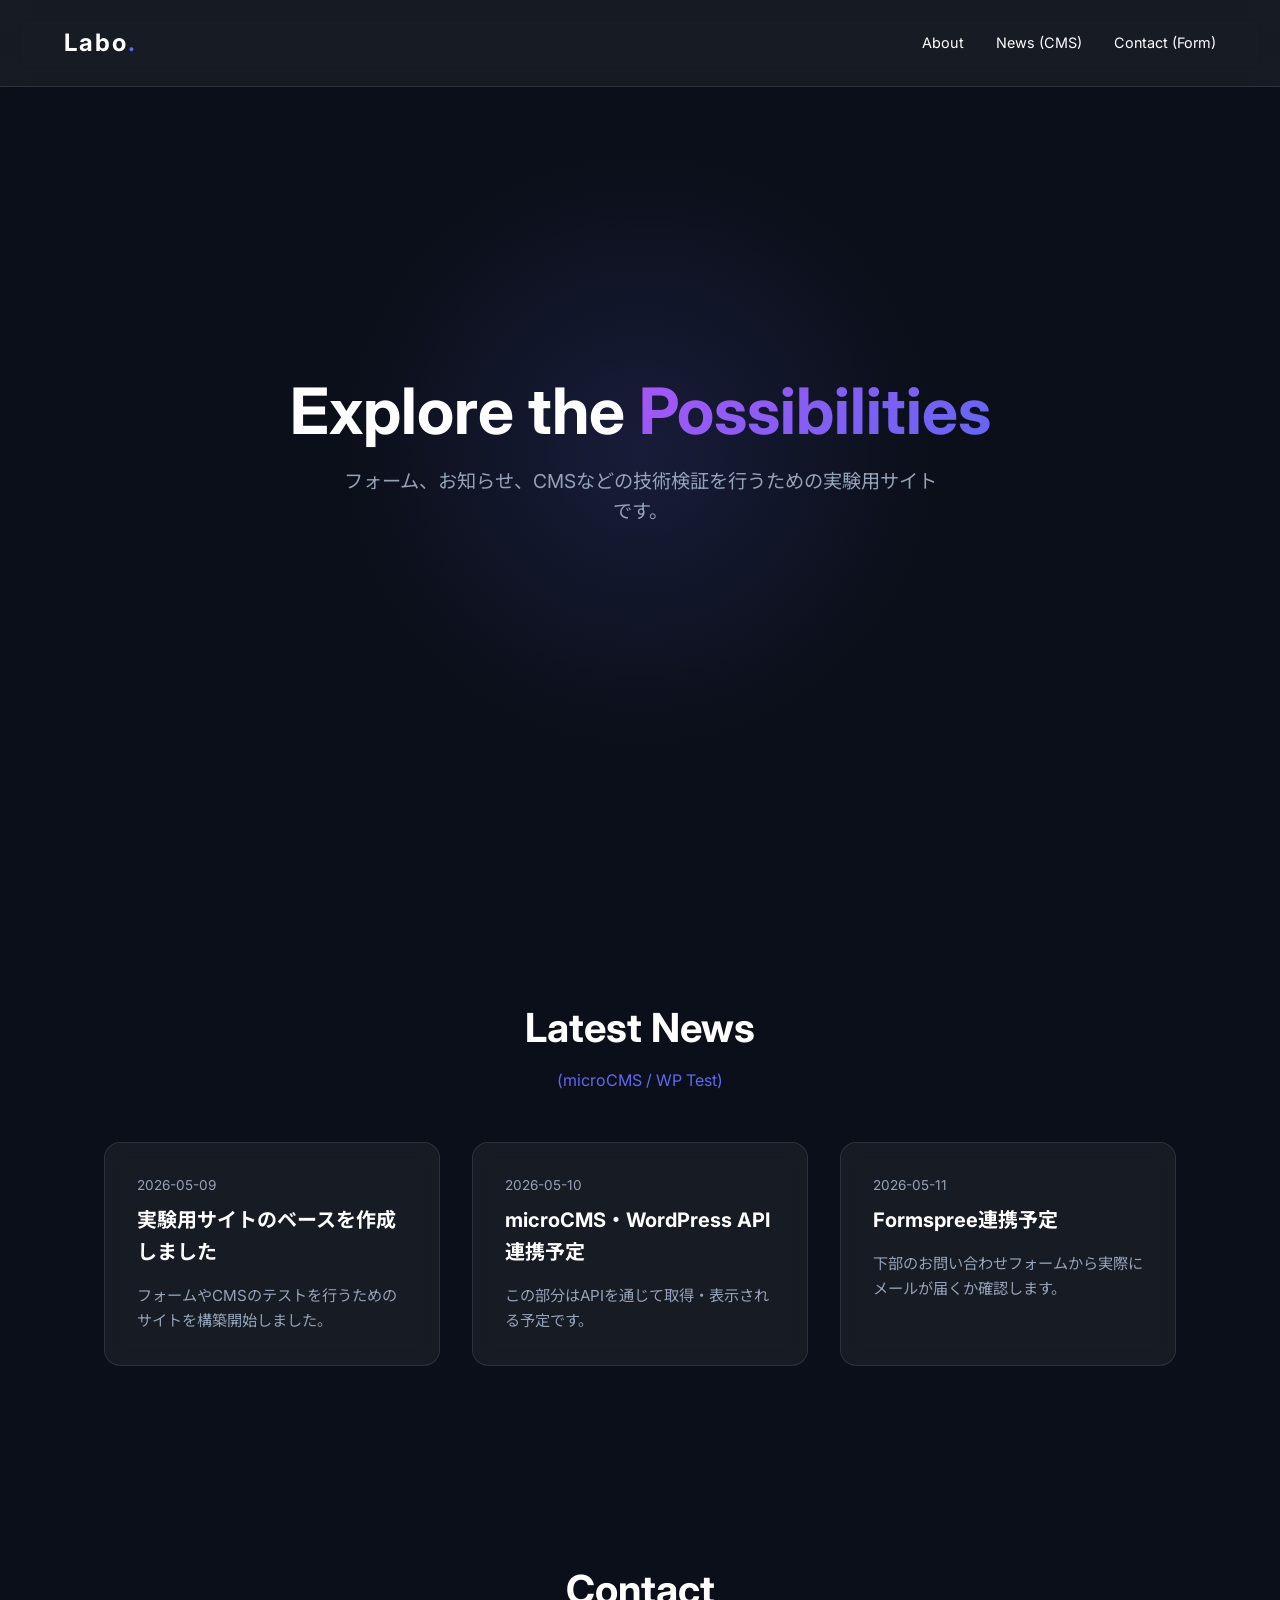
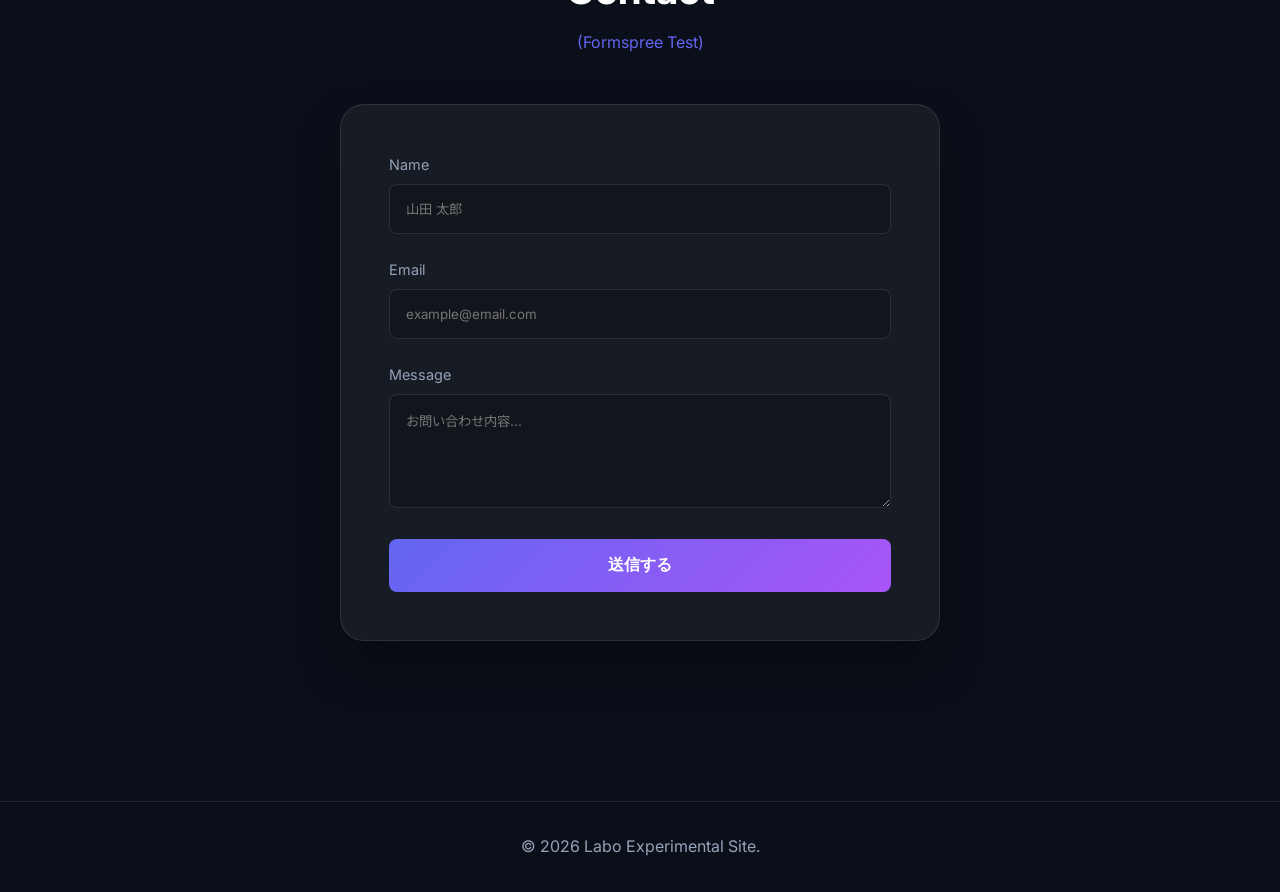
<file: index.html>
<!DOCTYPE html>
<html lang="ja">
<head>
    <meta charset="UTF-8">
    <meta name="viewport" content="width=device-width, initial-scale=1.0">
    <title>実験用サイト | CMS & Form Testing</title>
    <!-- Deployment Version: 1.0.1 -->
    <link rel="preconnect" href="https://fonts.googleapis.com">
    <link rel="preconnect" href="https://fonts.gstatic.com" crossorigin>
    <link href="https://fonts.googleapis.com/css2?family=Inter:wght@400;600&family=Noto+Sans+JP:wght@400;700&display=swap" rel="stylesheet">
    <link rel="stylesheet" href="style.css">
</head>
<body>
    <header class="glass-header">
        <div class="logo">Labo<span>.</span></div>
        <nav>
            <ul>
                <li><a href="#about">About</a></li>
                <li><a href="#news">News (CMS)</a></li>
                <li><a href="#contact">Contact (Form)</a></li>
            </ul>
        </nav>
    </header>

    <main>
        <section id="about" class="hero-section">
            <div class="hero-content">
                <h1>Explore the <span>Possibilities</span></h1>
                <p>フォーム、お知らせ、CMSなどの技術検証を行うための実験用サイトです。</p>
            </div>
            <div class="gradient-sphere"></div>
        </section>

        <section id="news" class="news-section">
            <h2 class="section-title">Latest News <span>(microCMS / WP Test)</span></h2>
            <div class="news-grid" id="news-container">
                <!-- JSで動的に追加（ローディング中はスケルトンを表示） -->
                <div class="news-card skeleton"></div>
                <div class="news-card skeleton"></div>
                <div class="news-card skeleton"></div>
            </div>
        </section>

        <section id="contact" class="contact-section">
            <h2 class="section-title">Contact <span>(Formspree Test)</span></h2>
            <div class="form-wrapper glass-panel">
                <!-- Action URLは後で実際のものに変更します -->
                <form id="test-form" action="https://formspree.io/f/your_form_id" method="POST">
                    <div class="input-group">
                        <label for="name">Name</label>
                        <input type="text" id="name" name="name" required placeholder="山田 太郎">
                    </div>
                    <div class="input-group">
                        <label for="email">Email</label>
                        <input type="email" id="email" name="email" required placeholder="example@email.com">
                    </div>
                    <div class="input-group">
                        <label for="message">Message</label>
                        <textarea id="message" name="message" rows="5" required placeholder="お問い合わせ内容..."></textarea>
                    </div>
                    <button type="submit" class="submit-btn">送信する</button>
                </form>
            </div>
        </section>
    </main>

    <footer>
        <p>&copy; 2026 Labo Experimental Site.</p>
    </footer>

    <script src="app.js"></script>
</body>
</html>
</file>
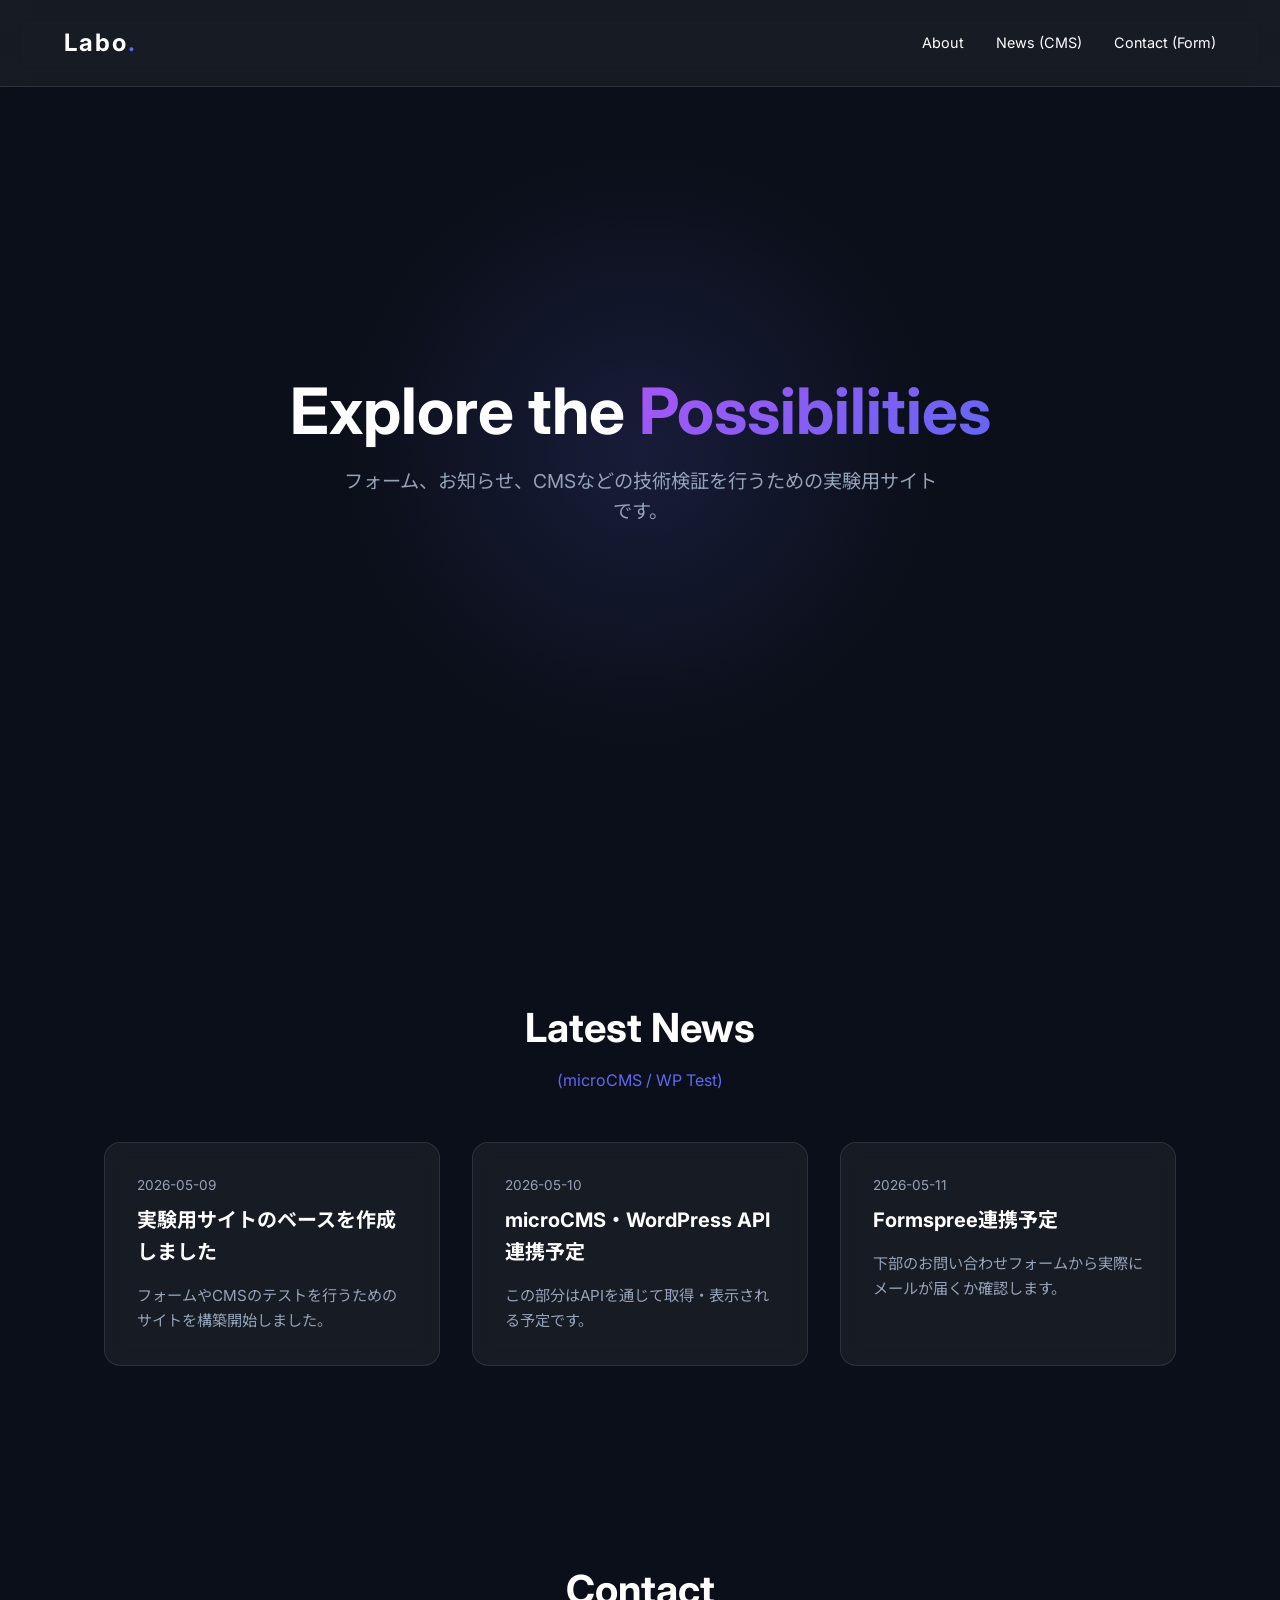
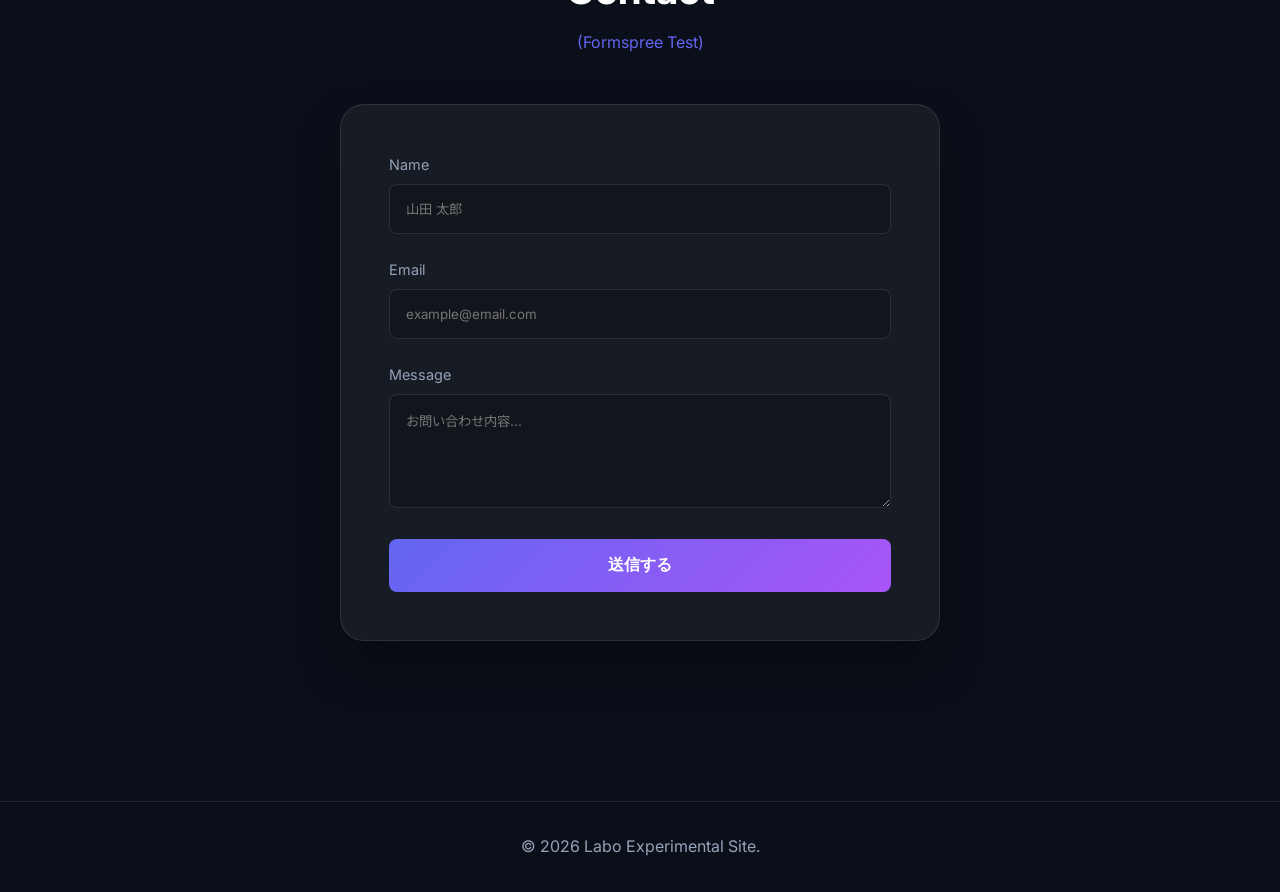
<file: labo/index.html>
<!DOCTYPE html>
<html lang="ja">
<head>
    <meta charset="UTF-8">
    <meta name="viewport" content="width=device-width, initial-scale=1.0">
    <title>実験用サイト | CMS & Form Testing</title>
    <link rel="preconnect" href="https://fonts.googleapis.com">
    <link rel="preconnect" href="https://fonts.gstatic.com" crossorigin>
    <link href="https://fonts.googleapis.com/css2?family=Inter:wght@400;600&family=Noto+Sans+JP:wght@400;700&display=swap" rel="stylesheet">
    <link rel="stylesheet" href="/labo/style.css">
</head>
<body>
    <header class="glass-header">
        <div class="logo">Labo<span>.</span></div>
        <nav>
            <ul>
                <li><a href="#about">About</a></li>
                <li><a href="#news">News (CMS)</a></li>
                <li><a href="#contact">Contact (Form)</a></li>
            </ul>
        </nav>
    </header>

    <main>
        <section id="about" class="hero-section">
            <div class="hero-content">
                <h1>Explore the <span>Possibilities</span></h1>
                <p>フォーム、お知らせ、CMSなどの技術検証を行うための実験用サイトです。</p>
            </div>
            <div class="gradient-sphere"></div>
        </section>

        <section id="news" class="news-section">
            <h2 class="section-title">Latest News <span>(microCMS / WP Test)</span></h2>
            <div class="news-grid" id="news-container">
                <!-- JSで動的に追加（ローディング中はスケルトンを表示） -->
                <div class="news-card skeleton"></div>
                <div class="news-card skeleton"></div>
                <div class="news-card skeleton"></div>
            </div>
        </section>

        <section id="contact" class="contact-section">
            <h2 class="section-title">Contact <span>(Formspree Test)</span></h2>
            <div class="form-wrapper glass-panel">
                <!-- Action URLは後で実際のものに変更します -->
                <form id="test-form" action="https://formspree.io/f/your_form_id" method="POST">
                    <div class="input-group">
                        <label for="name">Name</label>
                        <input type="text" id="name" name="name" required placeholder="山田 太郎">
                    </div>
                    <div class="input-group">
                        <label for="email">Email</label>
                        <input type="email" id="email" name="email" required placeholder="example@email.com">
                    </div>
                    <div class="input-group">
                        <label for="message">Message</label>
                        <textarea id="message" name="message" rows="5" required placeholder="お問い合わせ内容..."></textarea>
                    </div>
                    <button type="submit" class="submit-btn">送信する</button>
                </form>
            </div>
        </section>
    </main>

    <footer>
        <p>&copy; 2026 Labo Experimental Site.</p>
    </footer>

    <script src="/labo/app.js"></script>
</body>
</html>
</file>
<file: style.css>
:root {
    --bg-color: #0b0f19;
    --text-primary: #ffffff;
    --text-secondary: #94a3b8;
    --accent-color: #6366f1;
    --accent-glow: rgba(99, 102, 241, 0.5);
    --glass-bg: rgba(255, 255, 255, 0.05);
    --glass-border: rgba(255, 255, 255, 0.1);
}

* {
    margin: 0;
    padding: 0;
    box-sizing: border-box;
}

body {
    background-color: var(--bg-color);
    color: var(--text-primary);
    font-family: 'Inter', 'Noto Sans JP', sans-serif;
    line-height: 1.6;
    overflow-x: hidden;
}

/* Header & Glassmorphism */
.glass-header {
    position: fixed;
    top: 0;
    width: 100%;
    padding: 1.5rem 5%;
    display: flex;
    justify-content: space-between;
    align-items: center;
    background: var(--glass-bg);
    backdrop-filter: blur(12px);
    border-bottom: 1px solid var(--glass-border);
    z-index: 1000;
}

.logo {
    font-size: 1.5rem;
    font-weight: 700;
    letter-spacing: 2px;
}
.logo span {
    color: var(--accent-color);
}

nav ul {
    display: flex;
    gap: 2rem;
    list-style: none;
}

nav a {
    color: var(--text-primary);
    text-decoration: none;
    font-size: 0.9rem;
    transition: color 0.3s ease;
}

nav a:hover {
    color: var(--accent-color);
}

/* Hero Section */
.hero-section {
    height: 100vh;
    display: flex;
    align-items: center;
    justify-content: center;
    position: relative;
    text-align: center;
    padding: 0 5%;
}

.hero-content {
    z-index: 2;
}

.hero-content h1 {
    font-size: 4rem;
    margin-bottom: 1rem;
    line-height: 1.2;
}

.hero-content h1 span {
    background: linear-gradient(135deg, #a855f7, #6366f1);
    -webkit-background-clip: text;
    -webkit-text-fill-color: transparent;
}

.hero-content p {
    color: var(--text-secondary);
    font-size: 1.2rem;
    max-width: 600px;
    margin: 0 auto;
}

.gradient-sphere {
    position: absolute;
    width: 600px;
    height: 600px;
    background: radial-gradient(circle, rgba(99,102,241,0.15) 0%, rgba(11,15,25,0) 70%);
    top: 50%;
    left: 50%;
    transform: translate(-50%, -50%);
    z-index: 1;
    pointer-events: none;
}

/* Sections */
section {
    padding: 6rem 5%;
    max-width: 1200px;
    margin: 0 auto;
}

.section-title {
    font-size: 2.5rem;
    margin-bottom: 3rem;
    text-align: center;
}

.section-title span {
    font-size: 1rem;
    color: var(--accent-color);
    display: block;
    margin-top: 0.5rem;
    font-weight: 400;
}

/* News Section */
.news-grid {
    display: grid;
    grid-template-columns: repeat(auto-fit, minmax(300px, 1fr));
    gap: 2rem;
}

.news-card {
    background: var(--glass-bg);
    border: 1px solid var(--glass-border);
    border-radius: 16px;
    padding: 2rem;
    transition: transform 0.3s ease, box-shadow 0.3s ease;
    backdrop-filter: blur(10px);
}

.news-card:hover {
    transform: translateY(-5px);
    box-shadow: 0 10px 30px rgba(0,0,0,0.5);
    border-color: var(--accent-glow);
}

.news-date {
    font-size: 0.85rem;
    color: var(--text-secondary);
    margin-bottom: 0.5rem;
    display: block;
}

.news-title {
    font-size: 1.25rem;
    margin-bottom: 1rem;
}

.news-content {
    font-size: 0.95rem;
    color: var(--text-secondary);
}

/* Skeleton Loading */
.skeleton {
    height: 150px;
    background: linear-gradient(90deg, #1e293b 25%, #334155 50%, #1e293b 75%);
    background-size: 200% 100%;
    animation: loading 1.5s infinite;
}

@keyframes loading {
    0% { background-position: 200% 0; }
    100% { background-position: -200% 0; }
}

/* Contact Section */
.form-wrapper {
    max-width: 600px;
    margin: 0 auto;
    padding: 3rem;
    border-radius: 24px;
    background: var(--glass-bg);
    border: 1px solid var(--glass-border);
    box-shadow: 0 25px 50px -12px rgba(0, 0, 0, 0.5);
}

.input-group {
    margin-bottom: 1.5rem;
}

.input-group label {
    display: block;
    margin-bottom: 0.5rem;
    color: var(--text-secondary);
    font-size: 0.9rem;
}

.input-group input,
.input-group textarea {
    width: 100%;
    padding: 1rem;
    background: rgba(0,0,0,0.2);
    border: 1px solid var(--glass-border);
    border-radius: 8px;
    color: var(--text-primary);
    font-family: inherit;
    transition: border-color 0.3s ease;
}

.input-group input:focus,
.input-group textarea:focus {
    outline: none;
    border-color: var(--accent-color);
}

.submit-btn {
    width: 100%;
    padding: 1rem;
    background: linear-gradient(135deg, #6366f1, #a855f7);
    color: white;
    border: none;
    border-radius: 8px;
    font-size: 1rem;
    font-weight: 600;
    cursor: pointer;
    transition: opacity 0.3s ease;
}

.submit-btn:hover {
    opacity: 0.9;
}

footer {
    text-align: center;
    padding: 2rem;
    color: var(--text-secondary);
    border-top: 1px solid var(--glass-border);
    margin-top: 4rem;
}
</file>
<file: labo/style.css>
:root {
    --bg-color: #0b0f19;
    --text-primary: #ffffff;
    --text-secondary: #94a3b8;
    --accent-color: #6366f1;
    --accent-glow: rgba(99, 102, 241, 0.5);
    --glass-bg: rgba(255, 255, 255, 0.05);
    --glass-border: rgba(255, 255, 255, 0.1);
}

* {
    margin: 0;
    padding: 0;
    box-sizing: border-box;
}

body {
    background-color: var(--bg-color);
    color: var(--text-primary);
    font-family: 'Inter', 'Noto Sans JP', sans-serif;
    line-height: 1.6;
    overflow-x: hidden;
}

/* Header & Glassmorphism */
.glass-header {
    position: fixed;
    top: 0;
    width: 100%;
    padding: 1.5rem 5%;
    display: flex;
    justify-content: space-between;
    align-items: center;
    background: var(--glass-bg);
    backdrop-filter: blur(12px);
    border-bottom: 1px solid var(--glass-border);
    z-index: 1000;
}

.logo {
    font-size: 1.5rem;
    font-weight: 700;
    letter-spacing: 2px;
}
.logo span {
    color: var(--accent-color);
}

nav ul {
    display: flex;
    gap: 2rem;
    list-style: none;
}

nav a {
    color: var(--text-primary);
    text-decoration: none;
    font-size: 0.9rem;
    transition: color 0.3s ease;
}

nav a:hover {
    color: var(--accent-color);
}

/* Hero Section */
.hero-section {
    height: 100vh;
    display: flex;
    align-items: center;
    justify-content: center;
    position: relative;
    text-align: center;
    padding: 0 5%;
}

.hero-content {
    z-index: 2;
}

.hero-content h1 {
    font-size: 4rem;
    margin-bottom: 1rem;
    line-height: 1.2;
}

.hero-content h1 span {
    background: linear-gradient(135deg, #a855f7, #6366f1);
    -webkit-background-clip: text;
    -webkit-text-fill-color: transparent;
}

.hero-content p {
    color: var(--text-secondary);
    font-size: 1.2rem;
    max-width: 600px;
    margin: 0 auto;
}

.gradient-sphere {
    position: absolute;
    width: 600px;
    height: 600px;
    background: radial-gradient(circle, rgba(99,102,241,0.15) 0%, rgba(11,15,25,0) 70%);
    top: 50%;
    left: 50%;
    transform: translate(-50%, -50%);
    z-index: 1;
    pointer-events: none;
}

/* Sections */
section {
    padding: 6rem 5%;
    max-width: 1200px;
    margin: 0 auto;
}

.section-title {
    font-size: 2.5rem;
    margin-bottom: 3rem;
    text-align: center;
}

.section-title span {
    font-size: 1rem;
    color: var(--accent-color);
    display: block;
    margin-top: 0.5rem;
    font-weight: 400;
}

/* News Section */
.news-grid {
    display: grid;
    grid-template-columns: repeat(auto-fit, minmax(300px, 1fr));
    gap: 2rem;
}

.news-card {
    background: var(--glass-bg);
    border: 1px solid var(--glass-border);
    border-radius: 16px;
    padding: 2rem;
    transition: transform 0.3s ease, box-shadow 0.3s ease;
    backdrop-filter: blur(10px);
}

.news-card:hover {
    transform: translateY(-5px);
    box-shadow: 0 10px 30px rgba(0,0,0,0.5);
    border-color: var(--accent-glow);
}

.news-date {
    font-size: 0.85rem;
    color: var(--text-secondary);
    margin-bottom: 0.5rem;
    display: block;
}

.news-title {
    font-size: 1.25rem;
    margin-bottom: 1rem;
}

.news-content {
    font-size: 0.95rem;
    color: var(--text-secondary);
}

/* Skeleton Loading */
.skeleton {
    height: 150px;
    background: linear-gradient(90deg, #1e293b 25%, #334155 50%, #1e293b 75%);
    background-size: 200% 100%;
    animation: loading 1.5s infinite;
}

@keyframes loading {
    0% { background-position: 200% 0; }
    100% { background-position: -200% 0; }
}

/* Contact Section */
.form-wrapper {
    max-width: 600px;
    margin: 0 auto;
    padding: 3rem;
    border-radius: 24px;
    background: var(--glass-bg);
    border: 1px solid var(--glass-border);
    box-shadow: 0 25px 50px -12px rgba(0, 0, 0, 0.5);
}

.input-group {
    margin-bottom: 1.5rem;
}

.input-group label {
    display: block;
    margin-bottom: 0.5rem;
    color: var(--text-secondary);
    font-size: 0.9rem;
}

.input-group input,
.input-group textarea {
    width: 100%;
    padding: 1rem;
    background: rgba(0,0,0,0.2);
    border: 1px solid var(--glass-border);
    border-radius: 8px;
    color: var(--text-primary);
    font-family: inherit;
    transition: border-color 0.3s ease;
}

.input-group input:focus,
.input-group textarea:focus {
    outline: none;
    border-color: var(--accent-color);
}

.submit-btn {
    width: 100%;
    padding: 1rem;
    background: linear-gradient(135deg, #6366f1, #a855f7);
    color: white;
    border: none;
    border-radius: 8px;
    font-size: 1rem;
    font-weight: 600;
    cursor: pointer;
    transition: opacity 0.3s ease;
}

.submit-btn:hover {
    opacity: 0.9;
}

footer {
    text-align: center;
    padding: 2rem;
    color: var(--text-secondary);
    border-top: 1px solid var(--glass-border);
    margin-top: 4rem;
}
</file>
